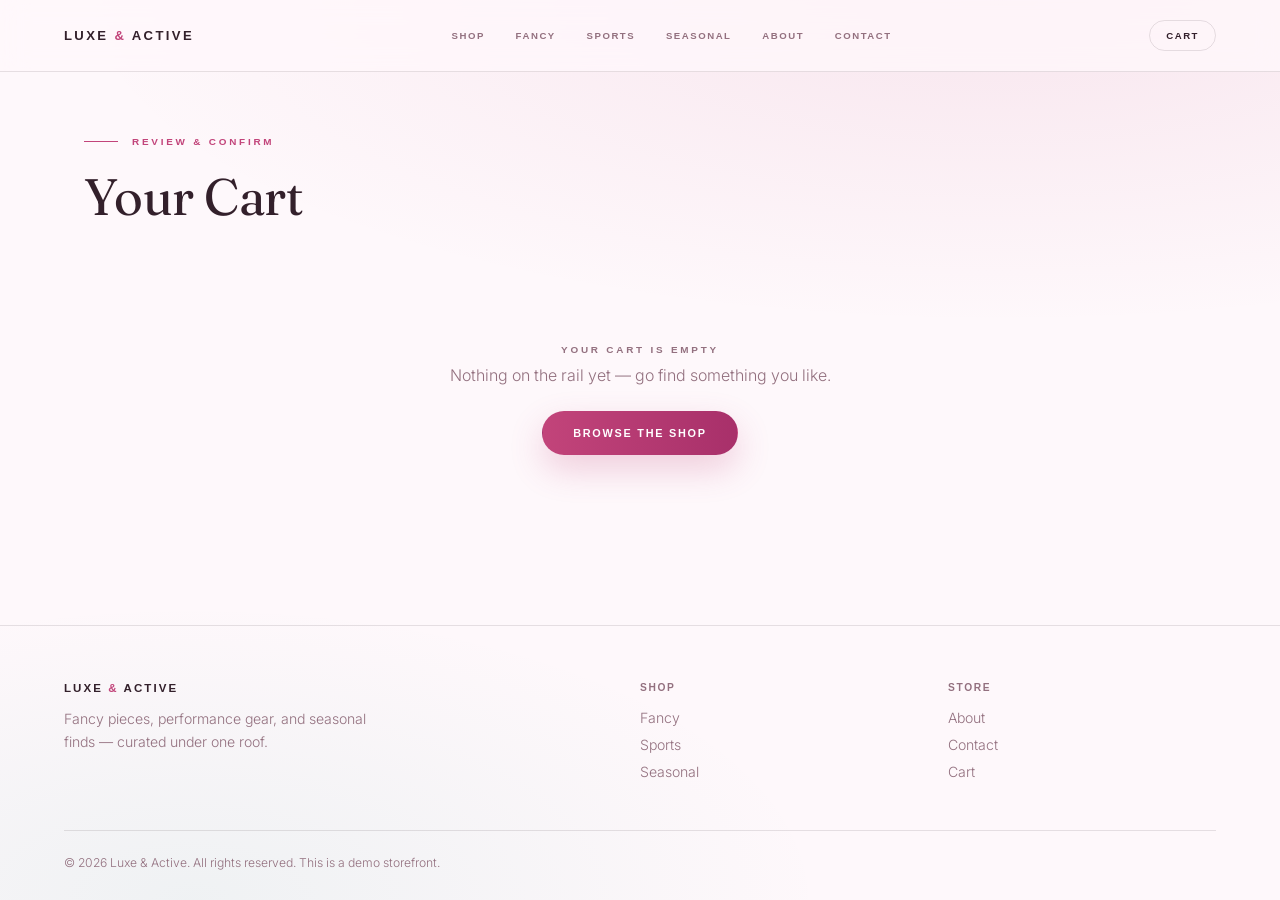
<file: cart.html>
<!DOCTYPE html>
<html lang="en">
<head>
<meta charset="UTF-8" />
<meta name="viewport" content="width=device-width, initial-scale=1.0" />
<title>Your Cart — Luxe &amp; Active</title>
<link rel="stylesheet" href="assets/site.css" />
</head>
<body>

  <header class="site-nav">
    <a class="brand" href="index.html">LUXE <span>&amp;</span> ACTIVE</a>
    <nav class="nav-links">
      <a href="shop.html?cat=all">Shop</a>
      <a href="shop.html?cat=fancy">Fancy</a>
      <a href="shop.html?cat=sports">Sports</a>
      <a href="shop.html?cat=seasonal">Seasonal</a>
      <a href="about.html">About</a>
      <a href="contact.html">Contact</a>
    </nav>
    <div class="nav-right">
      <a class="cart-link" href="cart.html"><span class="cart-text">Cart</span> <span class="cart-badge">0</span></a>
      <button class="nav-toggle" aria-label="Toggle menu" aria-expanded="false"><span></span><span></span><span></span></button>
    </div>
  </header>

  <main>
    <div class="wrap">
      <div class="page-head">
        <div class="label">Review &amp; Confirm</div>
        <h1>Your Cart</h1>
      </div>

      <div id="cartBody"></div>
    </div>
  </main>

  <footer class="site-footer">
    <div class="footer-grid">
      <div>
        <div class="brand small">LUXE <span>&amp;</span> ACTIVE</div>
        <p>Fancy pieces, performance gear, and seasonal finds — curated under one roof.</p>
      </div>
      <div>
        <h4>Shop</h4>
        <a href="shop.html?cat=fancy">Fancy</a>
        <a href="shop.html?cat=sports">Sports</a>
        <a href="shop.html?cat=seasonal">Seasonal</a>
      </div>
      <div>
        <h4>Store</h4>
        <a href="about.html">About</a>
        <a href="contact.html">Contact</a>
        <a href="cart.html">Cart</a>
      </div>
    </div>
    <div class="footer-bottom">© 2026 Luxe &amp; Active. All rights reserved. This is a demo storefront.</div>
  </footer>

<script src="assets/store.js"></script>
<script>
  const cartBody = document.getElementById('cartBody');

  function render(){
    const lines = cartLines();

    if(lines.length === 0){
      cartBody.innerHTML = `
        <div class="empty-state">
          <div class="label">Your Cart Is Empty</div>
          <p style="margin-top:10px;margin-bottom:26px">Nothing on the rail yet — go find something you like.</p>
          <a class="btn btn-primary" href="shop.html?cat=all">Browse the Shop</a>
        </div>`;
      return;
    }

    const subtotal = cartSubtotal();
    const shipping = shippingCost(subtotal);
    const total = subtotal + shipping;

    cartBody.innerHTML = `
      <div class="cart-layout">
        <div class="cart-lines" id="lines"></div>
        <aside class="summary">
          <h3>Order Summary</h3>
          <div class="srow"><span>Subtotal</span><span>${money(subtotal)}</span></div>
          <div class="srow"><span>Shipping</span><span>${shipping === 0 ? 'Free' : money(shipping)}</span></div>
          <div class="srow total"><span>Total</span><span>${money(total)}</span></div>
          <a class="btn btn-primary btn-block" href="checkout.html">Proceed to Checkout</a>
          <div class="hint">${subtotal < 75 ? `Add ${money(75 - subtotal)} more for free shipping.` : 'Your order qualifies for free shipping.'}</div>
        </aside>
      </div>`;

    const linesBox = document.getElementById('lines');
    lines.forEach(l=>{
      const row = document.createElement('div');
      row.className = 'cart-line';
      row.innerHTML = `
        <div class="thumb"><img src="${l.img}" alt="${l.name}"></div>
        <div>
          <div class="name">${l.name}</div>
          <div class="cat">${l.tag}</div>
        </div>
        <div class="right">
          <div class="line-total">${money(l.price * l.qty)}</div>
          <div class="qty-stepper">
            <button type="button" data-dec="${l.id}">−</button>
            <span>${l.qty}</span>
            <button type="button" data-inc="${l.id}">+</button>
          </div>
          <button type="button" class="remove" data-remove="${l.id}">Remove</button>
        </div>`;
      linesBox.appendChild(row);
    });
  }

  cartBody.addEventListener('click', e=>{
    const inc = e.target.closest('[data-inc]');
    const dec = e.target.closest('[data-dec]');
    const rem = e.target.closest('[data-remove]');
    if(inc){
      const id = inc.dataset.inc;
      const line = getCart().find(l=>l.id===id);
      setQty(id, (line ? line.qty : 0) + 1);
      render();
    } else if(dec){
      const id = dec.dataset.dec;
      const line = getCart().find(l=>l.id===id);
      setQty(id, (line ? line.qty : 1) - 1);
      render();
    } else if(rem){
      removeFromCart(rem.dataset.remove);
      render();
    }
  });

  render();
</script>
</body>
</html>
</file>
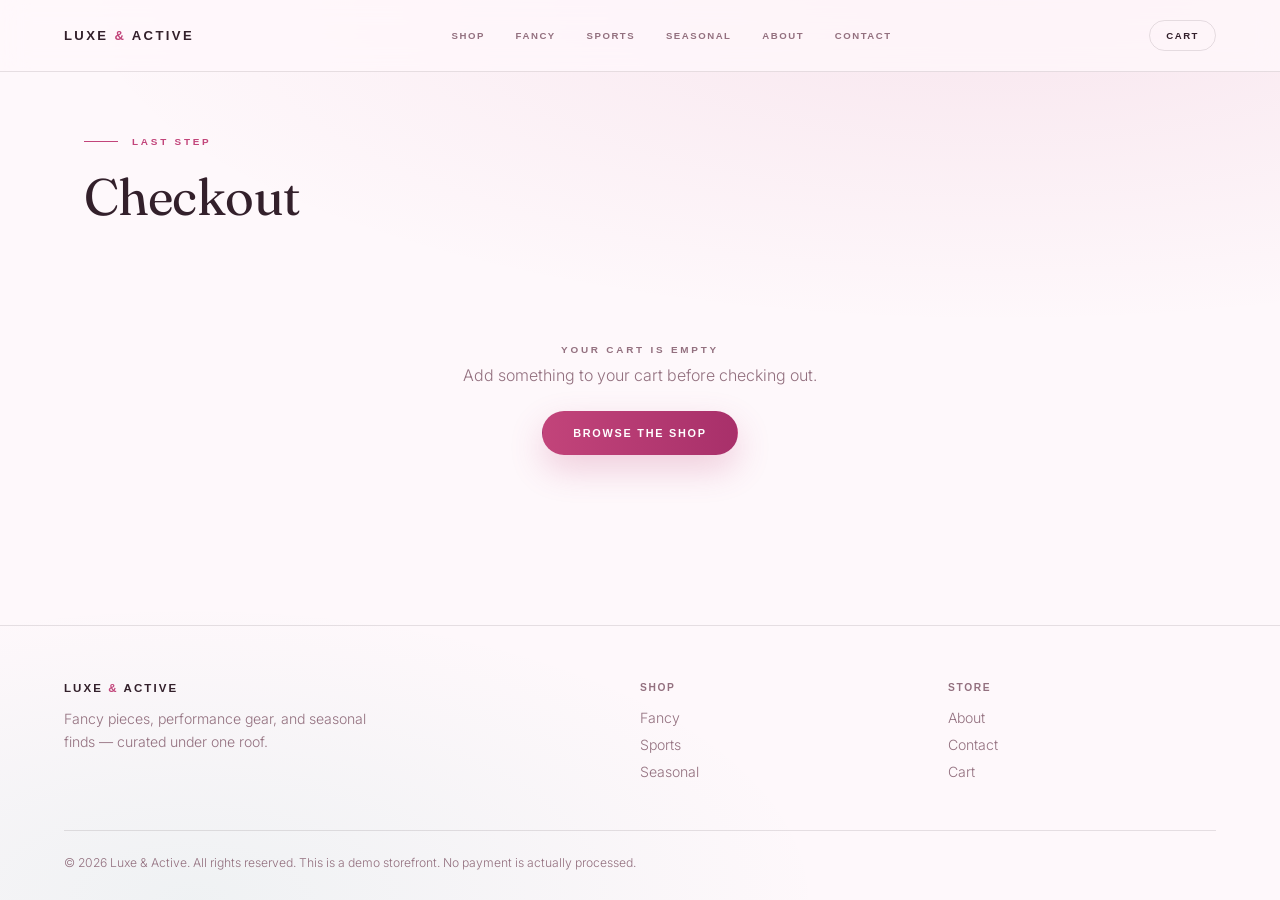
<file: checkout.html>
<!DOCTYPE html>
<html lang="en">
<head>
<meta charset="UTF-8" />
<meta name="viewport" content="width=device-width, initial-scale=1.0" />
<title>Checkout — Luxe &amp; Active</title>
<link rel="stylesheet" href="assets/site.css" />
</head>
<body>

  <header class="site-nav">
    <a class="brand" href="index.html">LUXE <span>&amp;</span> ACTIVE</a>
    <nav class="nav-links">
      <a href="shop.html?cat=all">Shop</a>
      <a href="shop.html?cat=fancy">Fancy</a>
      <a href="shop.html?cat=sports">Sports</a>
      <a href="shop.html?cat=seasonal">Seasonal</a>
      <a href="about.html">About</a>
      <a href="contact.html">Contact</a>
    </nav>
    <div class="nav-right">
      <a class="cart-link" href="cart.html"><span class="cart-text">Cart</span> <span class="cart-badge">0</span></a>
      <button class="nav-toggle" aria-label="Toggle menu" aria-expanded="false"><span></span><span></span><span></span></button>
    </div>
  </header>

  <main>
    <div class="wrap">
      <div class="page-head">
        <div class="label">Last Step</div>
        <h1>Checkout</h1>
      </div>

      <div id="checkoutBody"></div>
    </div>
  </main>

  <footer class="site-footer">
    <div class="footer-grid">
      <div>
        <div class="brand small">LUXE <span>&amp;</span> ACTIVE</div>
        <p>Fancy pieces, performance gear, and seasonal finds — curated under one roof.</p>
      </div>
      <div>
        <h4>Shop</h4>
        <a href="shop.html?cat=fancy">Fancy</a>
        <a href="shop.html?cat=sports">Sports</a>
        <a href="shop.html?cat=seasonal">Seasonal</a>
      </div>
      <div>
        <h4>Store</h4>
        <a href="about.html">About</a>
        <a href="contact.html">Contact</a>
        <a href="cart.html">Cart</a>
      </div>
    </div>
    <div class="footer-bottom">© 2026 Luxe &amp; Active. All rights reserved. This is a demo storefront. No payment is actually processed.</div>
  </footer>

<script src="assets/store.js"></script>
<script>
  const body = document.getElementById('checkoutBody');
  const lines = cartLines();

  if(lines.length === 0){
    body.innerHTML = `
      <div class="empty-state">
        <div class="label">Your Cart Is Empty</div>
        <p style="margin-top:10px;margin-bottom:26px">Add something to your cart before checking out.</p>
        <a class="btn btn-primary" href="shop.html?cat=all">Browse the Shop</a>
      </div>`;
  } else {
    const subtotal = cartSubtotal();
    const shipping = shippingCost(subtotal);
    const total = subtotal + shipping;

    body.innerHTML = `
      <form class="checkout-layout" id="checkoutForm">
        <div>
          <fieldset>
            <legend>Contact</legend>
            <div class="form-grid">
              <div class="field full">
                <label for="email">Email</label>
                <input type="email" id="email" required placeholder="you@email.com">
              </div>
            </div>
          </fieldset>

          <fieldset>
            <legend>Shipping Address</legend>
            <div class="form-grid">
              <div class="field full">
                <label for="fullname">Full Name</label>
                <input type="text" id="fullname" required placeholder="Jordan Smith">
              </div>
              <div class="field full">
                <label for="address">Address</label>
                <input type="text" id="address" required placeholder="14 Rail Street">
              </div>
              <div class="field">
                <label for="city">City</label>
                <input type="text" id="city" required placeholder="London">
              </div>
              <div class="field">
                <label for="postcode">Postcode</label>
                <input type="text" id="postcode" required placeholder="SW1A 1AA">
              </div>
              <div class="field full">
                <label for="country">Country</label>
                <select id="country" required>
                  <option value="United Kingdom" selected>United Kingdom</option>
                  <option value="Ireland">Ireland</option>
                  <option value="United States">United States</option>
                  <option value="Other">Other</option>
                </select>
              </div>
            </div>
          </fieldset>

          <fieldset>
            <legend>Payment</legend>
            <p style="color:var(--muted);font-size:.82rem;margin-bottom:16px">This is a demo store — no real payment is taken.</p>
            <div class="form-grid">
              <div class="field full">
                <label for="cardname">Name on Card</label>
                <input type="text" id="cardname" required placeholder="Jordan Smith">
              </div>
              <div class="field full">
                <label for="cardnumber">Card Number</label>
                <input type="text" id="cardnumber" required placeholder="4242 4242 4242 4242" maxlength="19" inputmode="numeric">
              </div>
              <div class="field">
                <label for="expiry">Expiry</label>
                <input type="text" id="expiry" required placeholder="MM/YY" maxlength="5">
              </div>
              <div class="field">
                <label for="cvc">CVC</label>
                <input type="text" id="cvc" required placeholder="123" maxlength="4" inputmode="numeric">
              </div>
            </div>
          </fieldset>

          <button class="btn btn-primary btn-block" type="submit">Place Order — ${money(total)}</button>
        </div>

        <aside class="summary">
          <h3>Order Summary</h3>
          <div id="summaryLines" style="display:flex;flex-direction:column;gap:14px"></div>
          <div class="srow" style="border-top:1px solid var(--line);padding-top:14px"><span>Subtotal</span><span>${money(subtotal)}</span></div>
          <div class="srow"><span>Shipping</span><span>${shipping === 0 ? 'Free' : money(shipping)}</span></div>
          <div class="srow total"><span>Total</span><span>${money(total)}</span></div>
        </aside>
      </form>`;

    const summaryLines = document.getElementById('summaryLines');
    lines.forEach(l=>{
      const row = document.createElement('div');
      row.style.display = 'flex';
      row.style.gap = '12px';
      row.style.alignItems = 'center';
      row.innerHTML = `
        <div style="width:52px;height:52px;border-radius:8px;overflow:hidden;border:1px solid var(--line);flex-shrink:0">
          <img src="${l.img}" alt="${l.name}" style="width:100%;height:100%;object-fit:cover">
        </div>
        <div style="flex:1;font-size:.82rem">
          <div>${l.name}</div>
          <div style="color:var(--muted)">Qty ${l.qty}</div>
        </div>
        <div style="font-size:.82rem;color:var(--gold)">${money(l.price * l.qty)}</div>`;
      summaryLines.appendChild(row);
    });

    document.getElementById('checkoutForm').addEventListener('submit', e=>{
      e.preventDefault();
      const orderNo = 'LA-' + Math.floor(100000 + Math.random() * 900000);
      const order = {
        orderNo,
        name: document.getElementById('fullname').value,
        email: document.getElementById('email').value,
        lines: lines.map(l=>({ name:l.name, qty:l.qty, price:l.price, img:l.img })),
        subtotal, shipping, total,
      };
      sessionStorage.setItem('la_last_order', JSON.stringify(order));
      clearCart();
      location.href = 'confirmation.html';
    });
  }
</script>
</body>
</html>
</file>
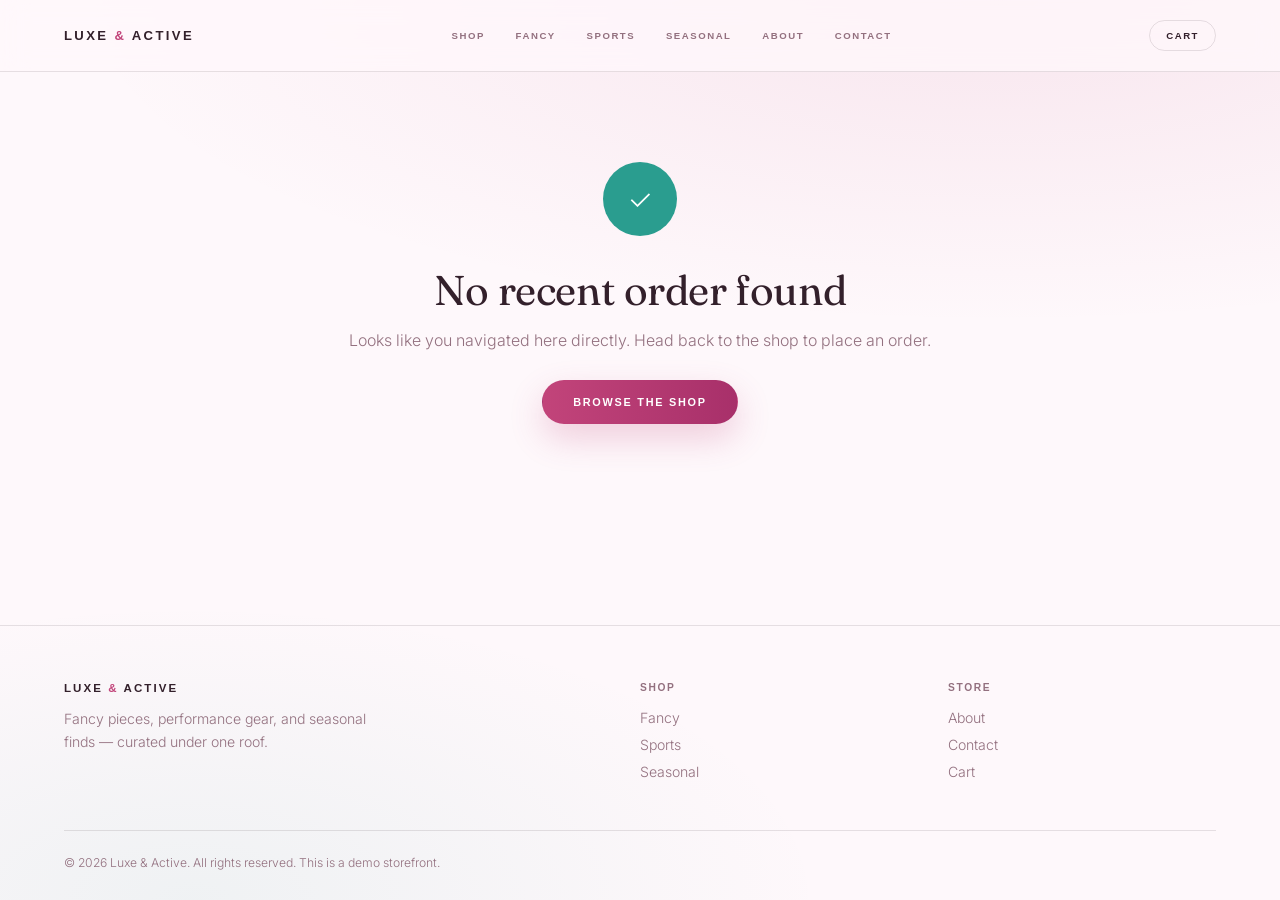
<file: confirmation.html>
<!DOCTYPE html>
<html lang="en">
<head>
<meta charset="UTF-8" />
<meta name="viewport" content="width=device-width, initial-scale=1.0" />
<title>Order Confirmed — Luxe &amp; Active</title>
<link rel="stylesheet" href="assets/site.css" />
</head>
<body>

  <header class="site-nav">
    <a class="brand" href="index.html">LUXE <span>&amp;</span> ACTIVE</a>
    <nav class="nav-links">
      <a href="shop.html?cat=all">Shop</a>
      <a href="shop.html?cat=fancy">Fancy</a>
      <a href="shop.html?cat=sports">Sports</a>
      <a href="shop.html?cat=seasonal">Seasonal</a>
      <a href="about.html">About</a>
      <a href="contact.html">Contact</a>
    </nav>
    <div class="nav-right">
      <a class="cart-link" href="cart.html"><span class="cart-text">Cart</span> <span class="cart-badge">0</span></a>
      <button class="nav-toggle" aria-label="Toggle menu" aria-expanded="false"><span></span><span></span><span></span></button>
    </div>
  </header>

  <main>
    <div class="wrap">
      <div id="confirmBody"></div>
    </div>
  </main>

  <footer class="site-footer">
    <div class="footer-grid">
      <div>
        <div class="brand small">LUXE <span>&amp;</span> ACTIVE</div>
        <p>Fancy pieces, performance gear, and seasonal finds — curated under one roof.</p>
      </div>
      <div>
        <h4>Shop</h4>
        <a href="shop.html?cat=fancy">Fancy</a>
        <a href="shop.html?cat=sports">Sports</a>
        <a href="shop.html?cat=seasonal">Seasonal</a>
      </div>
      <div>
        <h4>Store</h4>
        <a href="about.html">About</a>
        <a href="contact.html">Contact</a>
        <a href="cart.html">Cart</a>
      </div>
    </div>
    <div class="footer-bottom">© 2026 Luxe &amp; Active. All rights reserved. This is a demo storefront.</div>
  </footer>

<script src="assets/store.js"></script>
<script>
  const body = document.getElementById('confirmBody');
  let order = null;
  try{ order = JSON.parse(sessionStorage.getItem('la_last_order')); }catch(e){}

  if(!order){
    body.innerHTML = `
      <div class="confirm-box">
        <div class="confirm-icon">✓</div>
        <h1>No recent order found</h1>
        <p style="color:var(--muted);margin-top:10px">Looks like you navigated here directly. Head back to the shop to place an order.</p>
        <a class="btn btn-primary" style="margin-top:30px" href="shop.html?cat=all">Browse the Shop</a>
      </div>`;
  } else {
    const itemsHtml = order.lines.map(l => `
      <div class="srow"><span>${l.name} × ${l.qty}</span><span>${money(l.price * l.qty)}</span></div>
    `).join('');

    body.innerHTML = `
      <div class="confirm-box">
        <div class="confirm-icon">✓</div>
        <h1>Thank you${order.name ? ', ' + order.name.split(' ')[0] : ''}.</h1>
        <p style="color:var(--muted)">Your order has been placed. A confirmation has been sent to <strong style="color:var(--bone)">${order.email}</strong>.</p>
        <div class="order-no">ORDER ${order.orderNo}</div>
        <div class="confirm-summary">
          ${itemsHtml}
          <div class="srow" style="border-top:1px solid var(--line);margin-top:8px;padding-top:14px"><span>Subtotal</span><span>${money(order.subtotal)}</span></div>
          <div class="srow"><span>Shipping</span><span>${order.shipping === 0 ? 'Free' : money(order.shipping)}</span></div>
          <div class="srow" style="color:var(--bone);font-weight:600"><span>Total</span><span>${money(order.total)}</span></div>
        </div>
        <p style="color:var(--muted);font-size:.85rem">Estimated delivery: 3–5 business days.</p>
        <a class="btn btn-primary" style="margin-top:30px" href="shop.html?cat=all">Continue Shopping</a>
      </div>`;
    sessionStorage.removeItem('la_last_order');
  }
</script>
</body>
</html>
</file>
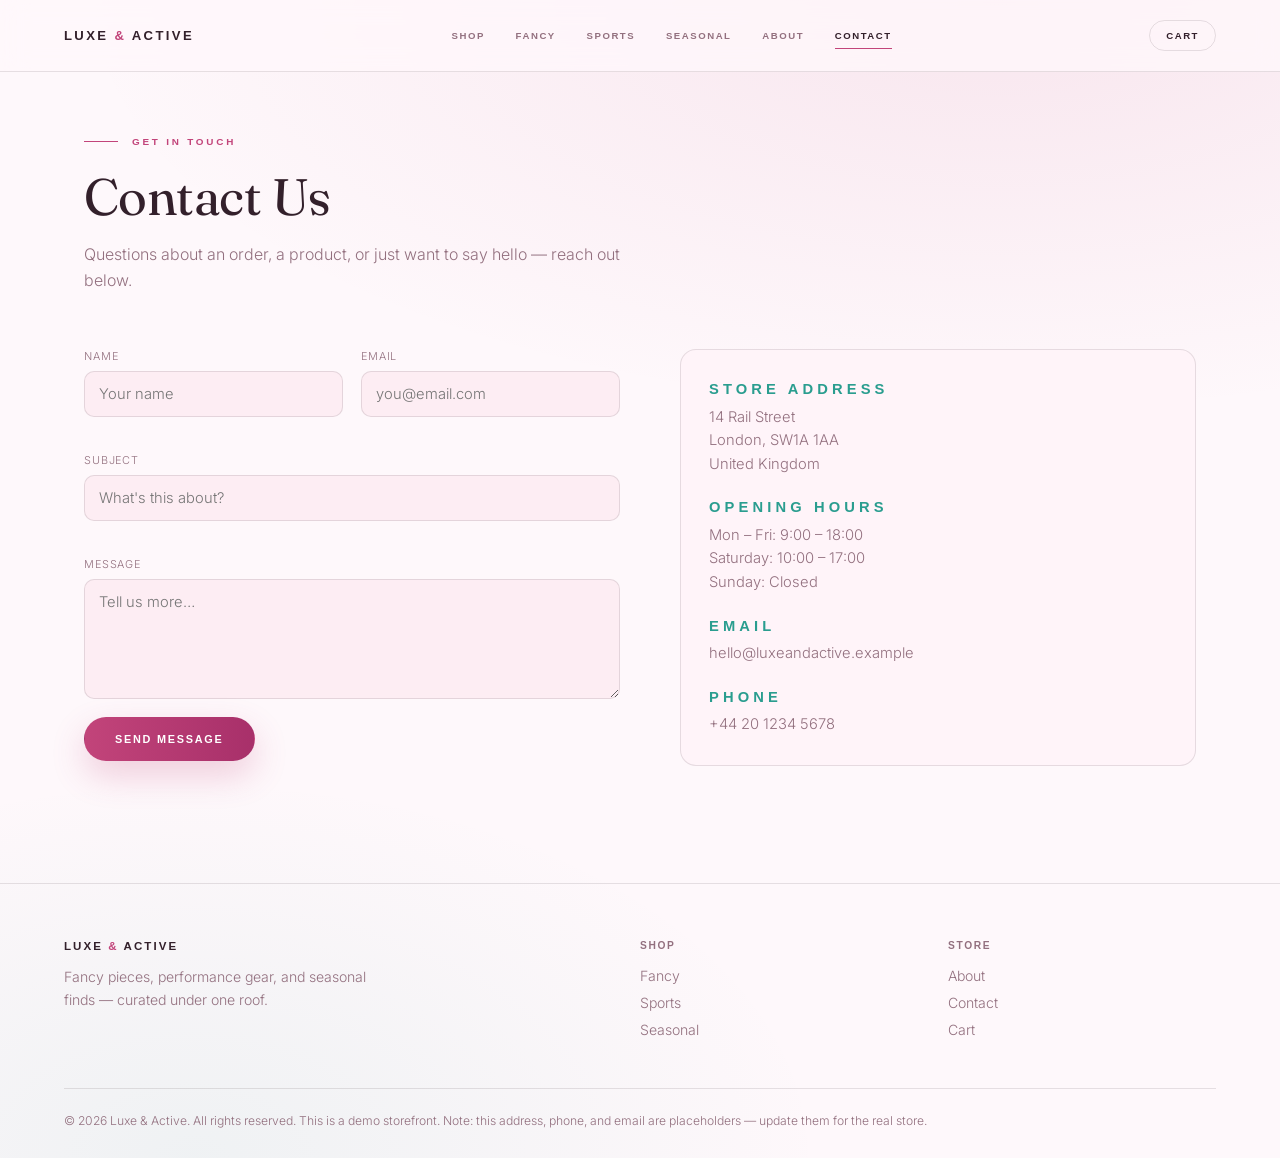
<file: contact.html>
<!DOCTYPE html>
<html lang="en">
<head>
<meta charset="UTF-8" />
<meta name="viewport" content="width=device-width, initial-scale=1.0" />
<title>Contact — Luxe &amp; Active</title>
<link rel="stylesheet" href="assets/site.css" />
</head>
<body>

  <header class="site-nav">
    <a class="brand" href="index.html">LUXE <span>&amp;</span> ACTIVE</a>
    <nav class="nav-links">
      <a href="shop.html?cat=all">Shop</a>
      <a href="shop.html?cat=fancy">Fancy</a>
      <a href="shop.html?cat=sports">Sports</a>
      <a href="shop.html?cat=seasonal">Seasonal</a>
      <a href="about.html">About</a>
      <a href="contact.html" class="active">Contact</a>
    </nav>
    <div class="nav-right">
      <a class="cart-link" href="cart.html"><span class="cart-text">Cart</span> <span class="cart-badge">0</span></a>
      <button class="nav-toggle" aria-label="Toggle menu" aria-expanded="false"><span></span><span></span><span></span></button>
    </div>
  </header>

  <main>
    <div class="wrap">
      <div class="page-head">
        <div class="label">Get In Touch</div>
        <h1>Contact Us</h1>
        <p>Questions about an order, a product, or just want to say hello — reach out below.</p>
      </div>

      <div class="contact-layout">
        <form id="contactForm">
          <div class="form-grid">
            <div class="field">
              <label for="cname">Name</label>
              <input type="text" id="cname" required placeholder="Your name">
            </div>
            <div class="field">
              <label for="cemail">Email</label>
              <input type="email" id="cemail" required placeholder="you@email.com">
            </div>
            <div class="field full">
              <label for="csubject">Subject</label>
              <input type="text" id="csubject" required placeholder="What's this about?">
            </div>
            <div class="field full">
              <label for="cmessage">Message</label>
              <textarea id="cmessage" required placeholder="Tell us more…"></textarea>
            </div>
          </div>
          <button class="btn btn-primary" type="submit">Send Message</button>
          <div class="form-msg" id="formMsg">Thanks — we'll get back to you within one business day.</div>
        </form>

        <aside class="store-info reveal">
          <div class="row">
            <div class="label">Store Address</div>
            <div>14 Rail Street<br>London, SW1A 1AA<br>United Kingdom</div>
          </div>
          <div class="row">
            <div class="label">Opening Hours</div>
            <div>Mon – Fri: 9:00 – 18:00<br>Saturday: 10:00 – 17:00<br>Sunday: Closed</div>
          </div>
          <div class="row">
            <div class="label">Email</div>
            <div>hello@luxeandactive.example</div>
          </div>
          <div class="row">
            <div class="label">Phone</div>
            <div>+44 20 1234 5678</div>
          </div>
        </aside>
      </div>
    </div>
  </main>

  <footer class="site-footer">
    <div class="footer-grid">
      <div>
        <div class="brand small">LUXE <span>&amp;</span> ACTIVE</div>
        <p>Fancy pieces, performance gear, and seasonal finds — curated under one roof.</p>
      </div>
      <div>
        <h4>Shop</h4>
        <a href="shop.html?cat=fancy">Fancy</a>
        <a href="shop.html?cat=sports">Sports</a>
        <a href="shop.html?cat=seasonal">Seasonal</a>
      </div>
      <div>
        <h4>Store</h4>
        <a href="about.html">About</a>
        <a href="contact.html">Contact</a>
        <a href="cart.html">Cart</a>
      </div>
    </div>
    <div class="footer-bottom">© 2026 Luxe &amp; Active. All rights reserved. This is a demo storefront. Note: this address, phone, and email are placeholders — update them for the real store.</div>
  </footer>

<script src="assets/store.js"></script>
<script>
  document.getElementById('contactForm').addEventListener('submit', e=>{
    e.preventDefault();
    document.getElementById('formMsg').classList.add('show');
    e.target.reset();
  });
</script>
</body>
</html>
</file>
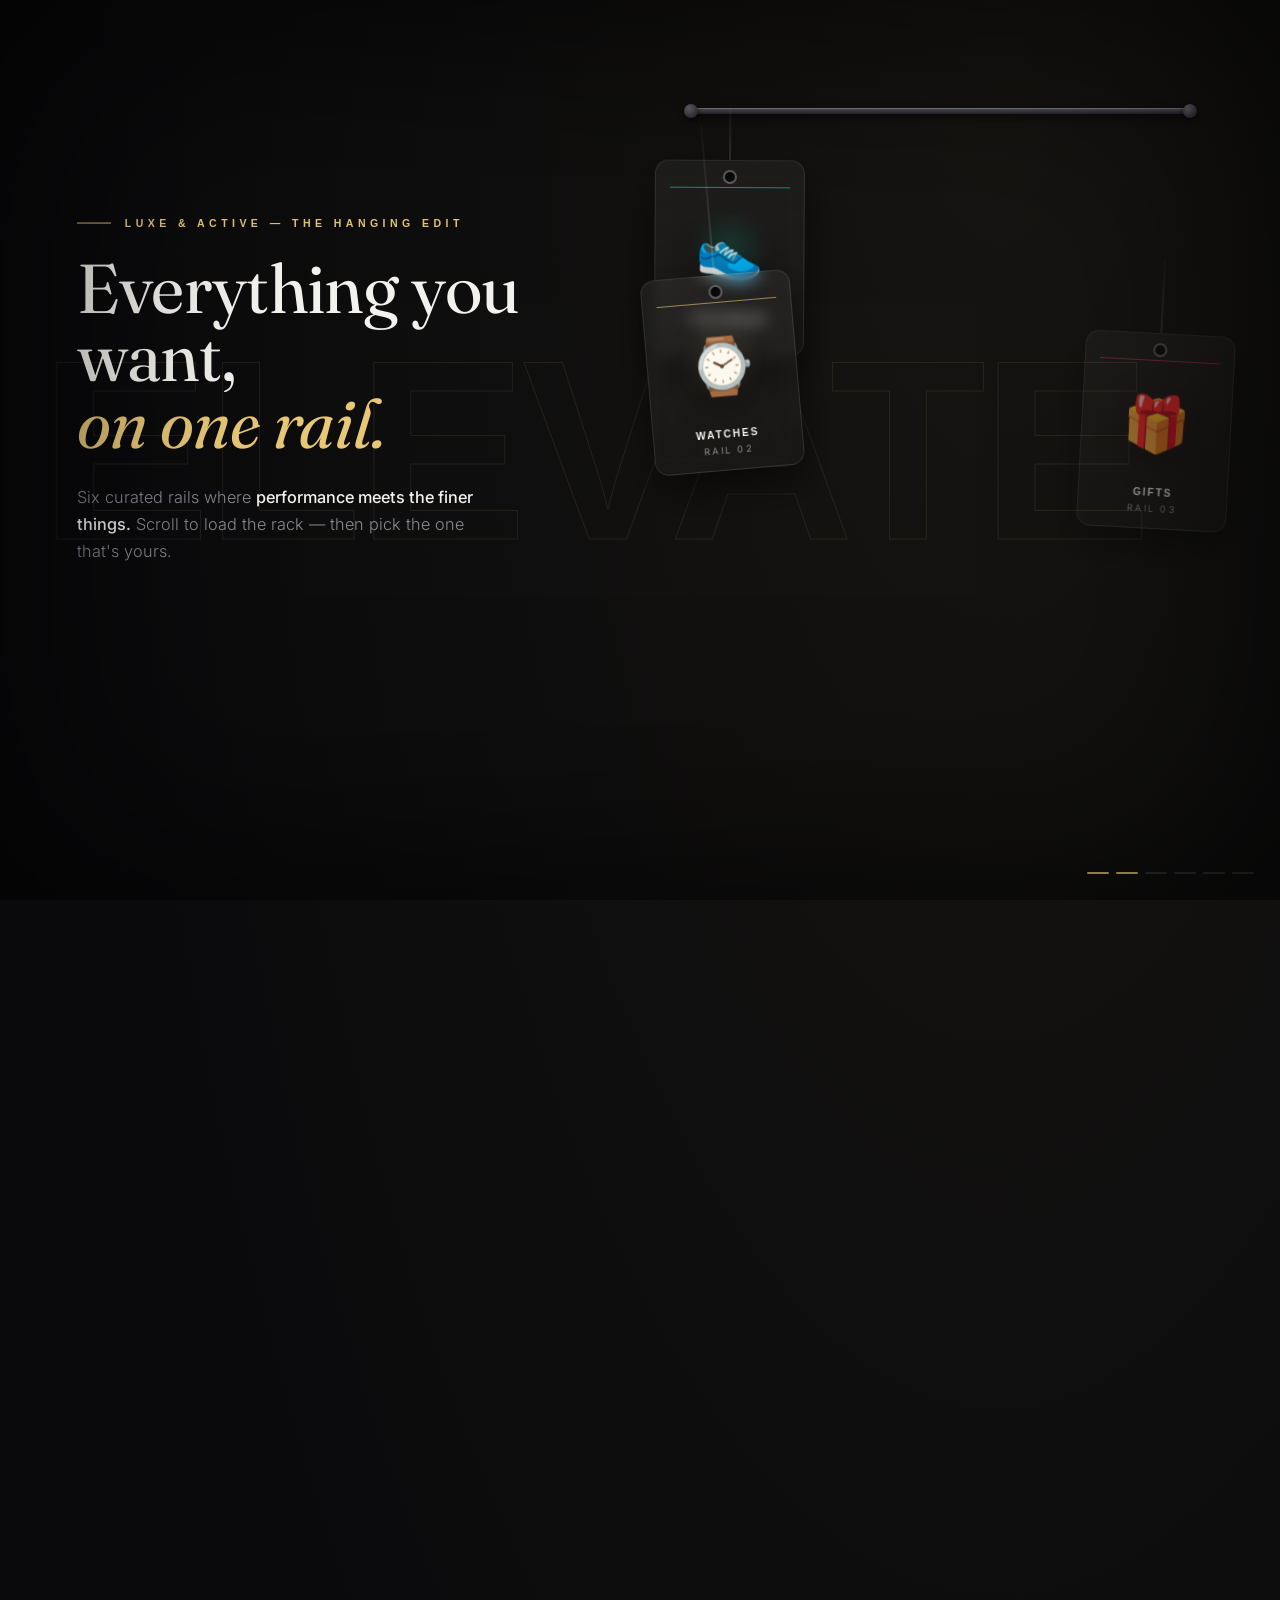
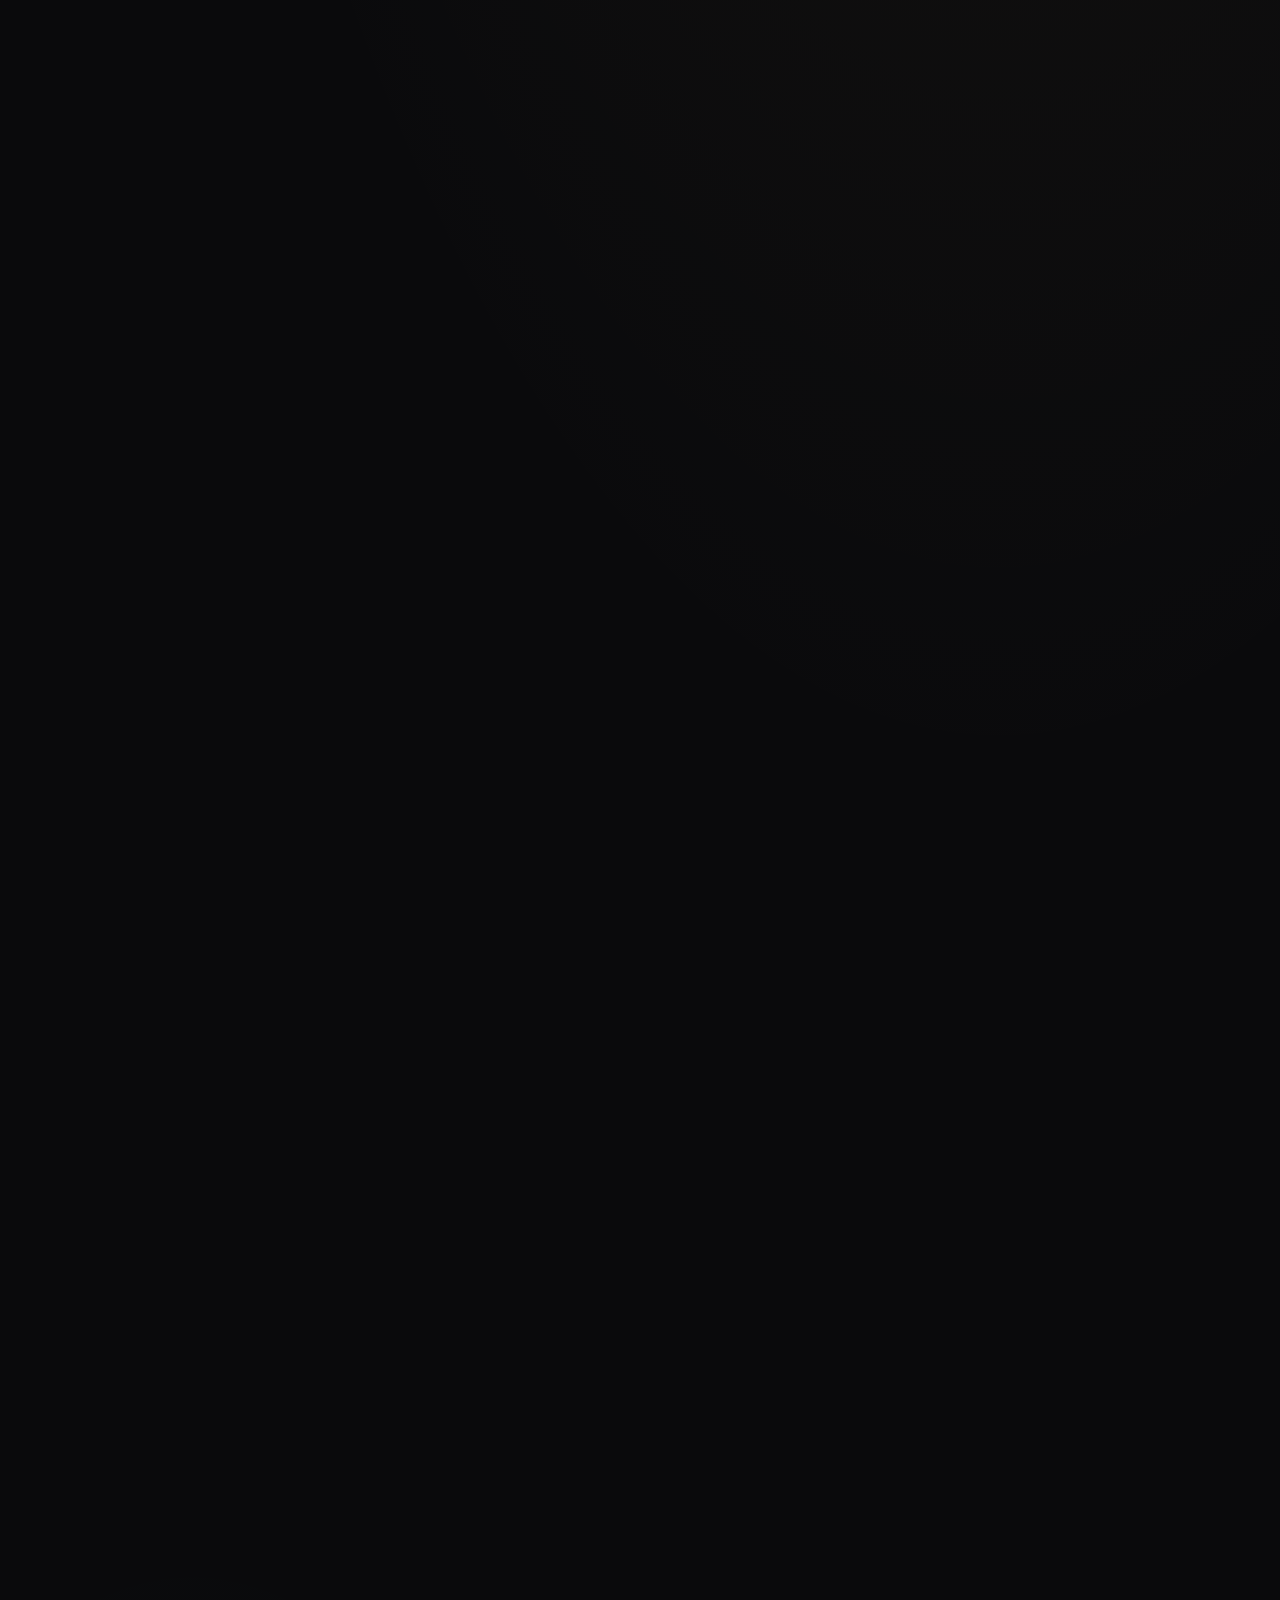
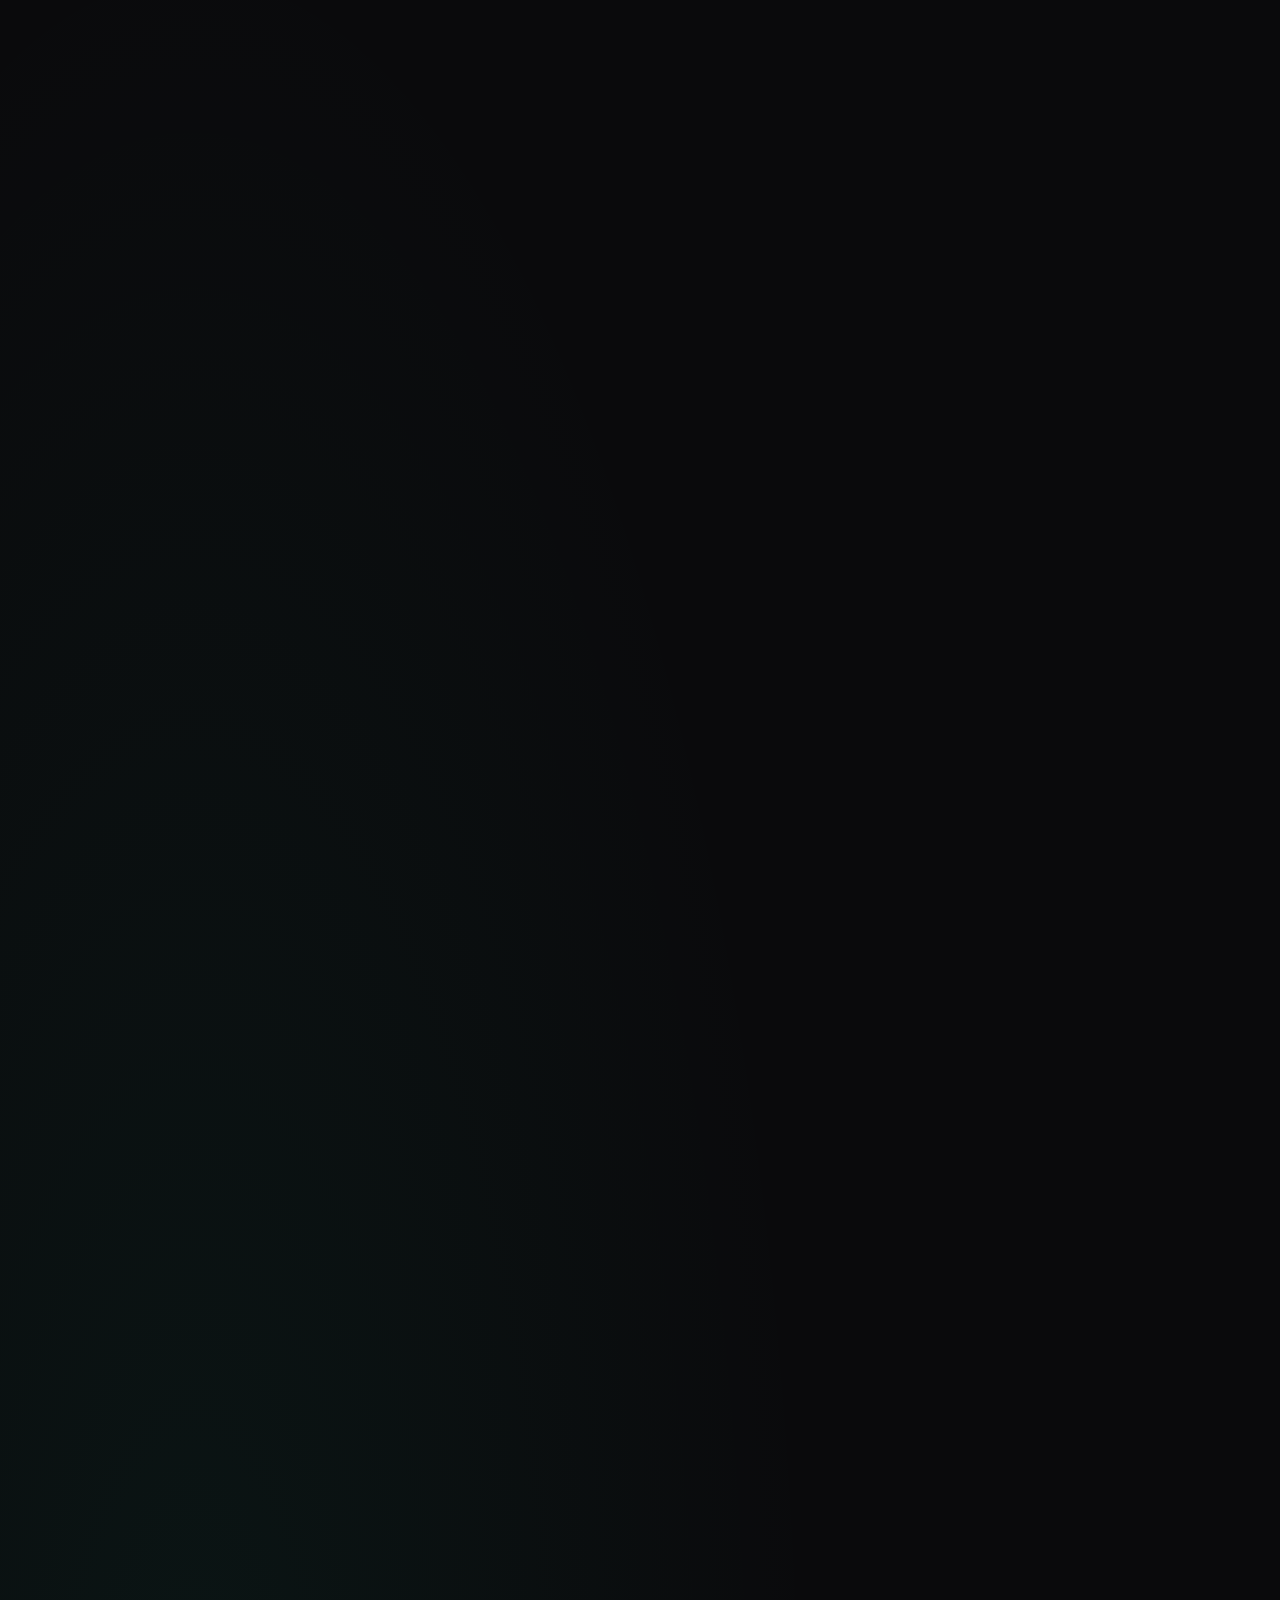
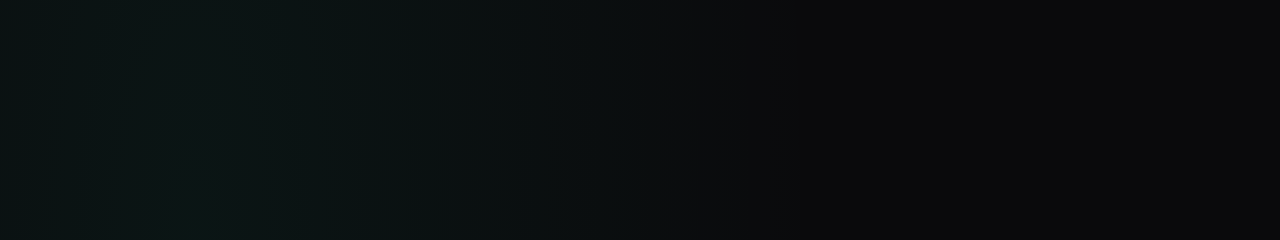
<file: luxe-active-rail.html>
<!DOCTYPE html>
<html lang="en">
<head>
<meta charset="UTF-8" />
<meta name="viewport" content="width=device-width, initial-scale=1.0" />
<title>Luxe &amp; Active — The Hanging Edit</title>
<style>
  @import url('https://fonts.googleapis.com/css2?family=Syncopate:wght@400;700&family=Fraunces:ital,opsz,wght@0,9..144,400;0,9..144,600;1,9..144,400&family=Inter:wght@300;400;500&display=swap');

  :root{
    --scroll:0;
    --ink:#0a0a0c;
    --ink-2:#111116;
    --bone:#f4f2ee;
    --muted:#8b8b93;
    --gold:#e8c877;      /* luxe */
    --teal:#12e6b8;      /* performance */
    --signal:#ff2d6b;    /* fancy / live */
    --rail:#3a3a42;
  }

  *{box-sizing:border-box;margin:0;padding:0}

  html{scroll-behavior:auto}

  body{
    background:
      radial-gradient(120% 80% at 78% 0%, rgba(232,200,119,.06), transparent 60%),
      radial-gradient(90% 70% at 15% 100%, rgba(18,230,184,.05), transparent 55%),
      var(--ink);
    color:var(--bone);
    font-family:'Inter',sans-serif;
    height:560vh;            /* scroll runway for the assembly */
    overflow-x:hidden;
  }

  /* fine grain / vignette so the black doesn't read flat */
  body::after{
    content:"";position:fixed;inset:0;pointer-events:none;z-index:60;
    box-shadow:inset 0 0 220px 40px rgba(0,0,0,.65);
  }

  .stage{
    position:sticky;top:0;height:100vh;width:100vw;overflow:hidden;
  }

  /* ---- kinetic background word ---- */
  .ghost{
    position:absolute;top:50%;left:50%;
    font-family:'Syncopate',sans-serif;font-weight:700;
    font-size:clamp(5rem,20vw,20rem);letter-spacing:-.02em;
    color:transparent;-webkit-text-stroke:1px rgba(232,200,119,.10);
    white-space:nowrap;z-index:0;user-select:none;
    transform:translate(-50%,-50%) translateX(calc((var(--scroll) - .5) * 26vw));
  }

  /* ================= LEFT : the pitch ================= */
  .pitch{
    position:absolute;left:clamp(28px,6vw,110px);top:50%;
    transform:translateY(-50%);
    width:min(46vw,560px);z-index:5;
  }
  .eyebrow{
    font-family:'Syncopate',sans-serif;font-size:.66rem;font-weight:700;
    letter-spacing:.42em;color:var(--gold);text-transform:uppercase;
    display:flex;align-items:center;gap:14px;margin-bottom:26px;
    opacity:clamp(0,calc(var(--scroll) * 8),1);
    transform:translateX(calc((1 - clamp(0,calc(var(--scroll)*8),1)) * -20px));
  }
  .eyebrow::before{content:"";width:34px;height:1px;background:var(--gold);display:block}

  .headline{
    font-family:'Fraunces',serif;font-weight:400;
    font-size:clamp(2.6rem,5.4vw,5rem);line-height:.98;letter-spacing:-.01em;
    margin-bottom:26px;min-height:2.6em;
  }
  .headline em{font-style:italic;color:var(--gold)}
  .headline .swap{display:inline-block;transition:opacity .35s ease, transform .35s ease}
  .headline.morph .swap{opacity:0;transform:translateY(8px)}

  .sub{
    font-size:1.02rem;line-height:1.65;color:var(--muted);
    max-width:40ch;font-weight:300;margin-bottom:34px;
    opacity:clamp(0,calc((var(--scroll) - .04) * 8),1);
  }
  .sub strong{color:var(--bone);font-weight:500}

  .pick{
    display:flex;align-items:center;gap:12px;
    font-family:'Syncopate',sans-serif;font-size:.62rem;font-weight:700;
    letter-spacing:.34em;text-transform:uppercase;color:var(--teal);
    opacity:clamp(0,calc((var(--scroll) - .55) * 4),1);
  }
  .pick .dot{width:7px;height:7px;border-radius:50%;background:var(--teal);
    box-shadow:0 0 12px var(--teal);animation:pulse 1.8s infinite}
  @keyframes pulse{50%{opacity:.35;transform:scale(.7)}}

  /* the shop button that appears once a rail is chosen */
  .shop-cta{
    margin-top:30px;display:inline-flex;align-items:center;gap:14px;
    padding:15px 30px;border-radius:40px;border:1px solid transparent;
    background:linear-gradient(90deg,var(--gold),#f4dd9e);
    color:#141008;font-family:'Syncopate',sans-serif;font-weight:700;
    font-size:.72rem;letter-spacing:.16em;text-transform:uppercase;
    cursor:pointer;opacity:0;transform:translateY(14px);pointer-events:none;
    transition:opacity .4s ease,transform .4s ease,box-shadow .3s ease;
  }
  .shop-cta.show{opacity:1;transform:translateY(0);pointer-events:auto;
    box-shadow:0 14px 40px rgba(232,200,119,.28)}
  .shop-cta:hover{box-shadow:0 14px 50px rgba(232,200,119,.5)}
  .shop-cta .arw{transition:transform .25s ease}
  .shop-cta:hover .arw{transform:translateX(5px)}

  /* ================= RIGHT : the rail ================= */
  .rail-panel{
    position:absolute;right:0;top:0;height:100vh;
    width:min(50vw,640px);z-index:4;
  }
  /* the horizontal rod the tags hang from */
  .rod{
    position:absolute;top:12%;left:8%;right:14%;height:6px;border-radius:6px;
    background:linear-gradient(180deg,#5a5a63,#26262c);
    box-shadow:0 3px 10px rgba(0,0,0,.6),inset 0 1px 0 rgba(255,255,255,.25);
  }
  .rod::before,.rod::after{ /* the mounts */
    content:"";position:absolute;top:-4px;width:14px;height:14px;border-radius:50%;
    background:radial-gradient(circle at 35% 30%,#6b6b73,#1c1c22);
    box-shadow:0 2px 6px rgba(0,0,0,.6);
  }
  .rod::before{left:-7px}
  .rod::after{right:-7px}

  /* each hanging tag */
  .tag{
    position:absolute;width:150px;height:196px;
    transform-origin:50% -0px;           /* swing from the hook hole */
    will-change:transform;cursor:pointer;
    transform:translate(0,0);opacity:0;  /* JS reveals as it flies in */
  }
  /* the string from rod to tag */
  .tag .string{
    position:absolute;left:50%;bottom:100%;width:1px;
    height:var(--len,60px);background:linear-gradient(180deg,rgba(255,255,255,.05),rgba(255,255,255,.28));
    transform:translateX(-.5px);
  }
  .tag .hole{
    position:absolute;top:9px;left:50%;transform:translateX(-50%);
    width:14px;height:14px;border-radius:50%;
    background:var(--ink);border:2px solid rgba(255,255,255,.35);
    box-shadow:inset 0 1px 2px rgba(0,0,0,.8);z-index:2;
  }
  .tag .card{
    position:absolute;inset:0;border-radius:14px;padding:16px 14px 14px;
    background:linear-gradient(160deg,rgba(255,255,255,.055),rgba(255,255,255,.015));
    backdrop-filter:blur(8px);
    border:1px solid rgba(255,255,255,.10);
    box-shadow:0 18px 40px rgba(0,0,0,.55);
    display:flex;flex-direction:column;align-items:center;justify-content:flex-end;
    overflow:hidden;transition:border-color .3s ease,box-shadow .3s ease,transform .3s ease;
  }
  .tag .card::before{ /* accent hairline top */
    content:"";position:absolute;top:26px;left:14px;right:14px;height:1px;
    background:var(--acc,var(--gold));opacity:.6;
  }
  /* product image well — SWAP THE EMOJI FOR <img> LATER */
  .well{
    position:relative;flex:1;width:100%;display:flex;align-items:center;justify-content:center;
    margin-top:14px;
  }
  .well::after{
    content:"";position:absolute;inset:14% 18%;border-radius:50%;
    background:radial-gradient(circle,var(--acc,var(--gold)),transparent 70%);
    opacity:.16;filter:blur(6px);
  }
  .well .ph{font-size:3.4rem;position:relative;filter:drop-shadow(0 6px 14px rgba(0,0,0,.5))}
  .meta{width:100%;text-align:center;padding-top:6px}
  .meta .name{
    font-family:'Syncopate',sans-serif;font-weight:700;font-size:.64rem;
    letter-spacing:.18em;text-transform:uppercase;
  }
  .meta .idx{
    font-family:'Inter',sans-serif;font-size:.58rem;color:var(--muted);
    letter-spacing:.24em;margin-top:5px;text-transform:uppercase;
  }
  /* hover + selected states */
  .tag:hover .card{border-color:var(--acc,var(--gold));
    box-shadow:0 22px 55px rgba(0,0,0,.6),0 0 26px -6px var(--acc,var(--gold))}
  .tag.selected .card{
    border-color:var(--acc,var(--gold));
    box-shadow:0 22px 60px rgba(0,0,0,.6),0 0 0 1px var(--acc,var(--gold)),0 0 34px -4px var(--acc,var(--gold));
  }
  .tag.selected .card::after{
    content:"✓ ON THE LIST";position:absolute;top:9px;left:0;right:0;text-align:center;
    font-family:'Syncopate',sans-serif;font-size:.42rem;letter-spacing:.16em;color:var(--acc,var(--gold));
  }

  /* ================= scroll hint ================= */
  .scroll-hint{
    position:absolute;left:50%;bottom:28px;transform:translateX(-50%);z-index:6;
    font-family:'Syncopate',sans-serif;font-size:.6rem;letter-spacing:.34em;
    text-transform:uppercase;color:var(--muted);
    display:flex;flex-direction:column;align-items:center;gap:10px;
    opacity:clamp(0,calc(1 - var(--scroll) * 6),1);
  }
  .scroll-hint .line{width:1px;height:34px;background:linear-gradient(180deg,var(--muted),transparent);
    animation:drop 1.9s infinite}
  @keyframes drop{0%{transform:scaleY(.3);transform-origin:top;opacity:.3}
    50%{transform:scaleY(1);opacity:1}100%{transform:scaleY(.3);transform-origin:bottom;opacity:.3}}

  /* progress ticks bottom-right */
  .ticks{
    position:absolute;right:26px;bottom:26px;z-index:6;display:flex;gap:7px;
  }
  .ticks i{width:22px;height:2px;border-radius:2px;background:rgba(255,255,255,.15);transition:background .3s}
  .ticks i.on{background:var(--gold)}

  /* ================= mobile ================= */
  @media (max-width:860px){
    body{height:auto;overflow-x:hidden}
    .stage{position:relative;height:auto;min-height:100vh;padding:88px 20px 40px}
    .ghost{display:none}
    .pitch{position:relative;left:0;top:0;transform:none;width:100%;margin-bottom:40px}
    .headline{min-height:auto;font-size:clamp(2.2rem,9vw,3.2rem)}
    .eyebrow,.sub,.pick{opacity:1 !important;transform:none !important}
    .rail-panel{position:relative;width:100%;height:auto}
    .rod{position:relative;top:0;left:0;right:0;margin:0 6px 34px}
    .rail-panel .tag-wrap{display:flex;gap:16px;overflow-x:auto;padding:0 4px 16px;scroll-snap-type:x mandatory}
    .tag{position:relative !important;left:auto !important;top:auto !important;transform:none !important;opacity:1 !important;flex:0 0 auto;scroll-snap-align:center;margin-top:var(--len,50px)}
    .scroll-hint,.ticks{display:none}
  }

  @media (prefers-reduced-motion:reduce){
    .headline .swap{transition:none}
  }
</style>
</head>
<body>

  <div class="stage">
    <div class="ghost">ELEVATE</div>

    <!-- LEFT: the pitch -->
    <div class="pitch">
      <div class="eyebrow">Luxe &amp; Active — The Hanging Edit</div>
      <h1 class="headline" id="headline">
        <span class="swap">Everything you want,<br><em>on one rail.</em></span>
      </h1>
      <p class="sub">
        Six curated rails where <strong>performance meets the finer things.</strong>
        Scroll to load the rack — then pick the one that's yours.
      </p>
      <div class="pick"><span class="dot"></span><span>Choose a rail to begin</span></div>
      <button class="shop-cta" id="shopCta">
        <span id="shopLabel">Shop</span><span class="arw">→</span>
      </button>
    </div>

    <!-- RIGHT: the rail -->
    <div class="rail-panel">
      <div class="rod"></div>
      <div class="tag-wrap" id="tagWrap"></div>
    </div>

    <div class="scroll-hint"><span>Scroll to hang the collection</span><span class="line"></span></div>
    <div class="ticks" id="ticks"></div>
  </div>

<script>
  /* ---------- the collection ----------
     Each tag = one shoppable category. Swap `ph` (the emoji placeholder)
     for <img src="shoe.png"> etc. when you have real product cutouts. */
  const ITEMS = [
    { key:'footwear', name:'Footwear', ph:'👟', acc:'var(--teal)',
      line:'Footwear that <em>earns</em><br>every mile.',
      hx:14, len:52,  from:{x:-135, y:-30, r:-38} },
    { key:'watches',  name:'Watches',  ph:'⌚', acc:'var(--gold)',
      line:'Time, tailored<br>to your <em>pulse.</em>',
      hx:40, len:150, from:{x:150,  y:-20, r:52}  },
    { key:'gifts',    name:'Gifts',    ph:'🎁', acc:'var(--signal)',
      line:'The gift that<br><em>always fits.</em>',
      hx:66, len:74,  from:{x:60,   y:130, r:24}  },
    { key:'bags',     name:'Bags',     ph:'👜', acc:'var(--gold)',
      line:'Carry it like<br>you <em>mean it.</em>',
      hx:26, len:230, from:{x:-120, y:120, r:-60} },
    { key:'eyewear',  name:'Eyewear',  ph:'🕶️', acc:'var(--teal)',
      line:'See the day in<br><em>sharper</em> light.',
      hx:54, len:300, from:{x:140,  y:110, r:70}  },
    { key:'apparel',  name:'Apparel',  ph:'🧥', acc:'var(--signal)',
      line:'Layers built to<br>move &amp; <em>impress.</em>',
      hx:80, len:196, from:{x:120,  y:-60, r:44}  },
  ];

  const DEFAULT_LINE = 'Everything you want,<br><em>on one rail.</em>';
  const reduce = window.matchMedia('(prefers-reduced-motion: reduce)').matches;

  const wrap = document.getElementById('tagWrap');
  const headline = document.getElementById('headline');
  const swap = headline.querySelector('.swap');
  const shopCta = document.getElementById('shopCta');
  const shopLabel = document.getElementById('shopLabel');
  const ticksBox = document.getElementById('ticks');

  let selected = null;

  // build tags + ticks
  ITEMS.forEach((it,i)=>{
    const t = document.createElement('div');
    t.className = 'tag';
    t.style.setProperty('--acc', it.acc);
    t.style.setProperty('--len', it.len+'px');
    t.style.left = `calc(${it.hx}% - 75px)`;
    t.style.top  = `calc(12% + ${it.len}px)`;   // hole sits at rod + string length
    t.dataset.i = i;
    t.innerHTML = `
      <div class="string"></div>
      <div class="card">
        <div class="hole"></div>
        <div class="well"><span class="ph">${it.ph}</span></div>
        <div class="meta">
          <div class="name">${it.name}</div>
          <div class="idx">Rail 0${i+1}</div>
        </div>
      </div>`;
    it.el = t;
    wrap.appendChild(t);

    const tick = document.createElement('i');
    ticksBox.appendChild(tick);
    it.tick = tick;

    // interactions
    t.addEventListener('mouseenter',()=>{ if(!isMobile()) setHeadline(it.line); });
    t.addEventListener('mouseleave',()=>{ if(!isMobile() && !selected) setHeadline(DEFAULT_LINE); });
    t.addEventListener('click',()=> selectItem(i));
  });

  function isMobile(){ return window.innerWidth <= 860; }

  function setHeadline(html){
    if(reduce){ swap.innerHTML = html; return; }
    headline.classList.add('morph');
    setTimeout(()=>{ swap.innerHTML = html; headline.classList.remove('morph'); }, 240);
  }

  function selectItem(i){
    const it = ITEMS[i];
    ITEMS.forEach(x=> x.el.classList.remove('selected'));
    it.el.classList.add('selected');
    selected = i;
    setHeadline(it.line);
    shopLabel.textContent = 'Shop ' + it.name;
    shopCta.style.setProperty('background', `linear-gradient(90deg, ${it.acc}, #f4dd9e)`);
    shopCta.classList.add('show');
  }
  shopCta.addEventListener('click',()=>{
    if(selected!=null){
      const it = ITEMS[selected];
      shopLabel.textContent = 'Opening ' + it.name + '…';
      // hook your real navigation here, e.g. location.href = '/shop/'+it.key;
    }
  });

  /* ---------- easing ---------- */
  function easeOutBack(x){ const c1=1.70158, c3=c1+1; return 1 + c3*Math.pow(x-1,3) + c1*Math.pow(x-1,2); }
  function clamp(v,a,b){ return Math.max(a,Math.min(b,v)); }

  /* ---------- scroll → smooth value ---------- */
  let target=0, cur=0;
  window.addEventListener('scroll',()=>{
    const max = document.documentElement.scrollHeight - window.innerHeight;
    target = max>0 ? window.scrollY / max : 0;
  });

  const START=0.06, WIN=0.30, STEP=0.108; // per-tag landing window + stagger

  function frame(t){
    if(isMobile()){                       // static rack on mobile
      document.documentElement.style.setProperty('--scroll', 1);
      requestAnimationFrame(frame);
      return;
    }
    cur += (target - cur) * 0.09;
    document.documentElement.style.setProperty('--scroll', cur);

    ITEMS.forEach((it,i)=>{
      const s = START + i*STEP;
      let p = clamp((cur - s)/WIN, 0, 1);
      const e = reduce ? p : easeOutBack(p);     // overshoot = the landing swing
      const rem = 1 - e;                          // 1 = off-screen, 0 = hung

      // idle sway once it has landed
      let sway = 0;
      if(!reduce && p > 0.9){
        const settle = (p-0.9)/0.1;
        sway = Math.sin(t/900 + i) * 1.4 * settle;
      }
      const isHov = it.el.matches(':hover');
      const hov = isHov ? -7 : 0;

      const x = it.from.x * rem;
      const y = it.from.y * rem;
      const r = it.from.r * rem + sway + hov;
      const op = clamp(p*2.2, 0, 1);

      it.el.style.transform = `translate(${x}vw, ${y}vh) rotate(${r}deg)`;
      it.el.style.opacity = op;
      it.tick.classList.toggle('on', p > 0.5);
    });

    requestAnimationFrame(frame);
  }
  requestAnimationFrame(frame);

  // recalc target on resize so it doesn't get stuck
  window.addEventListener('resize',()=>{
    const max = document.documentElement.scrollHeight - window.innerHeight;
    target = max>0 ? window.scrollY / max : 0;
  });
</script>
</body>
</html>
</file>
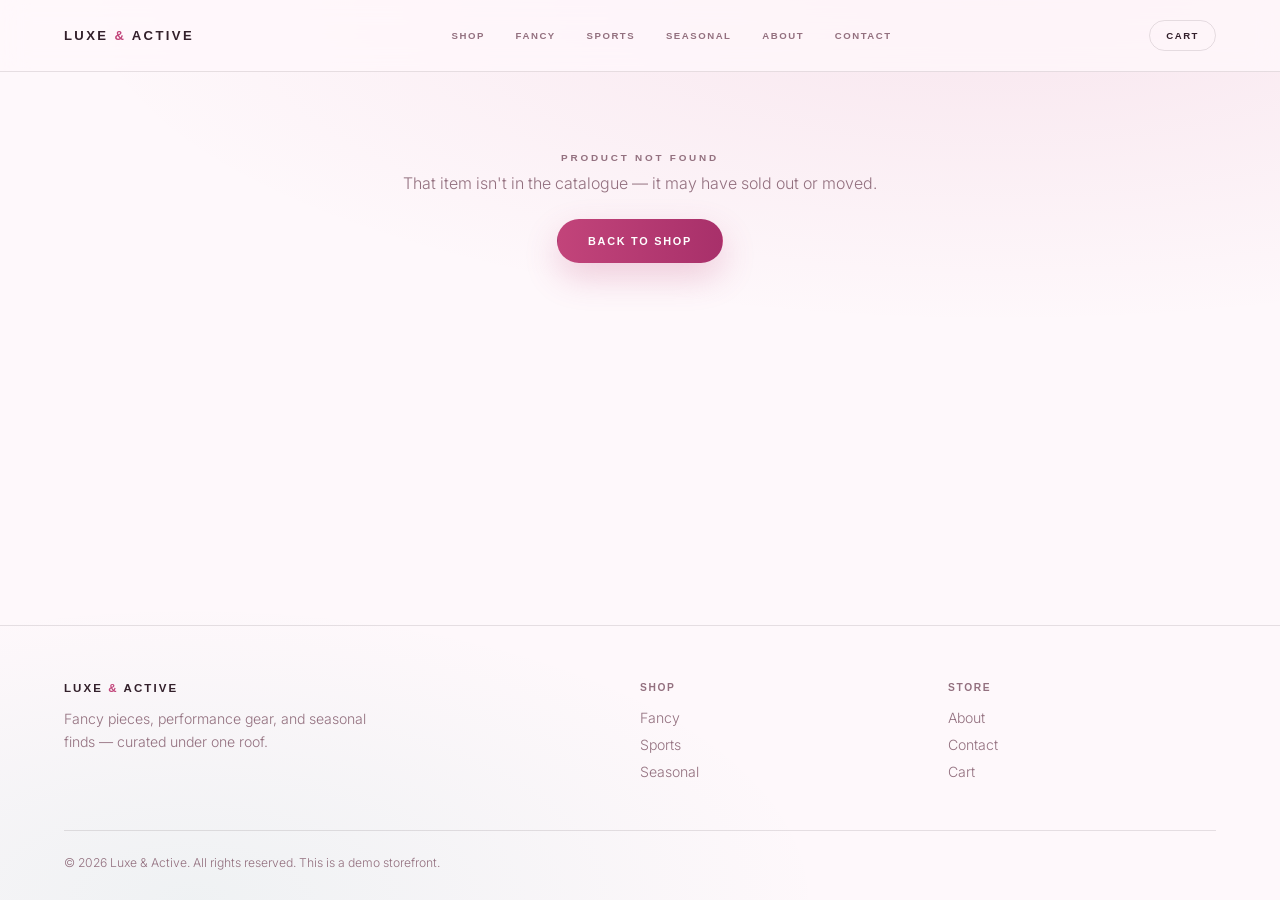
<file: product.html>
<!DOCTYPE html>
<html lang="en">
<head>
<meta charset="UTF-8" />
<meta name="viewport" content="width=device-width, initial-scale=1.0" />
<title>Product — Luxe &amp; Active</title>
<link rel="stylesheet" href="assets/site.css" />
</head>
<body>

  <header class="site-nav">
    <a class="brand" href="index.html">LUXE <span>&amp;</span> ACTIVE</a>
    <nav class="nav-links">
      <a href="shop.html?cat=all">Shop</a>
      <a href="shop.html?cat=fancy">Fancy</a>
      <a href="shop.html?cat=sports">Sports</a>
      <a href="shop.html?cat=seasonal">Seasonal</a>
      <a href="about.html">About</a>
      <a href="contact.html">Contact</a>
    </nav>
    <div class="nav-right">
      <a class="cart-link" href="cart.html"><span class="cart-text">Cart</span> <span class="cart-badge">0</span></a>
      <button class="nav-toggle" aria-label="Toggle menu" aria-expanded="false"><span></span><span></span><span></span></button>
    </div>
  </header>

  <main>
    <div class="wrap" id="productWrap">
      <!-- filled by JS -->
    </div>
  </main>

  <footer class="site-footer">
    <div class="footer-grid">
      <div>
        <div class="brand small">LUXE <span>&amp;</span> ACTIVE</div>
        <p>Fancy pieces, performance gear, and seasonal finds — curated under one roof.</p>
      </div>
      <div>
        <h4>Shop</h4>
        <a href="shop.html?cat=fancy">Fancy</a>
        <a href="shop.html?cat=sports">Sports</a>
        <a href="shop.html?cat=seasonal">Seasonal</a>
      </div>
      <div>
        <h4>Store</h4>
        <a href="about.html">About</a>
        <a href="contact.html">Contact</a>
        <a href="cart.html">Cart</a>
      </div>
    </div>
    <div class="footer-bottom">© 2026 Luxe &amp; Active. All rights reserved. This is a demo storefront.</div>
  </footer>

<script src="assets/store.js"></script>
<script>
  const params = new URLSearchParams(location.search);
  const id = params.get('id');
  const product = findProduct(id);
  const wrap = document.getElementById('productWrap');

  if(!product){
    wrap.innerHTML = `
      <div class="empty-state">
        <div class="label">Product Not Found</div>
        <p style="margin-top:10px;margin-bottom:26px">That item isn't in the catalogue — it may have sold out or moved.</p>
        <a class="btn btn-primary" href="shop.html?cat=all">Back to Shop</a>
      </div>`;
  } else {
    document.title = product.name + ' — Luxe & Active';

    wrap.innerHTML = `
      <div class="product-detail">
        <div class="thumb"><img src="${product.img}" alt="${product.name}"></div>
        <div class="info" style="--acc:${catColor(product.cat)}">
          <span class="tag-pill" style="color:var(--acc)">${product.tag}</span>
          <h1>${product.name}</h1>
          <div class="price">${money(product.price)}</div>
          <p class="desc">${product.desc}</p>
          <div class="qty-row">
            <div class="qty-stepper">
              <button type="button" id="qtyDown">−</button>
              <span id="qtyVal">1</span>
              <button type="button" id="qtyUp">+</button>
            </div>
            <button class="btn btn-primary" id="addBtn">Add to Cart</button>
          </div>
          <div class="added-msg" id="addedMsg">Added to your cart.</div>
        </div>
      </div>

      <div class="related">
        <h2>You may also like</h2>
        <div class="grid" id="relatedGrid"></div>
      </div>
    `;

    let qty = 1;
    const qtyVal = document.getElementById('qtyVal');
    document.getElementById('qtyUp').addEventListener('click', ()=>{ qty++; qtyVal.textContent = qty; });
    document.getElementById('qtyDown').addEventListener('click', ()=>{ if(qty>1){ qty--; qtyVal.textContent = qty; } });

    const addedMsg = document.getElementById('addedMsg');
    document.getElementById('addBtn').addEventListener('click', ()=>{
      addToCart(product.id, qty);
      addedMsg.classList.add('show');
      setTimeout(()=> addedMsg.classList.remove('show'), 2200);
    });

    const related = PRODUCTS.filter(p=> p.cat === product.cat && p.id !== product.id).slice(0,4);
    const relatedGrid = document.getElementById('relatedGrid');
    related.forEach((p,i)=>{
      const card = document.createElement('div');
      card.className = 'card reveal';
      card.style.setProperty('--acc', catColor(p.cat));
      card.style.transitionDelay = (i % 4) * 0.08 + 's';
      card.innerHTML = `
        <a class="thumb" href="product.html?id=${p.id}">
          <span class="tag-pill">${p.tag}</span>
          <img src="${p.img}" alt="${p.name}" loading="lazy">
        </a>
        <div class="body">
          <div class="name">${p.name}</div>
          <div class="price">${money(p.price)}</div>
          <div class="row">
            <a class="btn btn-ghost" href="product.html?id=${p.id}">View</a>
            <button class="btn btn-primary" data-add="${p.id}">Add</button>
          </div>
        </div>`;
      relatedGrid.appendChild(card);
    });
    initRevealOnScroll();
    relatedGrid.addEventListener('click', e=>{
      const btn = e.target.closest('[data-add]');
      if(!btn) return;
      addToCart(btn.dataset.add, 1);
      btn.textContent = 'Added ✓';
      setTimeout(()=>{ btn.textContent = 'Add'; }, 1200);
    });
  }
</script>
</body>
</html>
</file>
<file: assets/site.css>
/* Luxe & Active — shared design system for shop / product / cart / checkout / info pages */
@import url('https://fonts.googleapis.com/css2?family=Syncopate:wght@400;700&family=Fraunces:ital,opsz,wght@0,9..144,400;0,9..144,600;1,9..144,400&family=Inter:wght@300;400;500;600&display=swap');

:root{
  --ink:#fef8fb;
  --ink-2:#fdedf3;
  --panel:#fff4f9;
  --bone:#33202b;
  --muted:#93707f;
  --line:rgba(51,32,43,.12);
  --gold:#c2447a;
  --teal:#2a9d8f;
  --signal:#ef476f;
}

*{box-sizing:border-box;margin:0;padding:0}

html{scroll-behavior:smooth}

/* fade-in-on-scroll reveal */
.reveal{opacity:0;transform:translateY(22px);transition:opacity .7s ease,transform .7s ease}
.reveal.in{opacity:1;transform:translateY(0)}
@media (prefers-reduced-motion:reduce){
  .reveal{opacity:1;transform:none;transition:none}
}

body{
  background:
    radial-gradient(120% 60% at 78% 0%, rgba(194,68,122,.10), transparent 60%),
    radial-gradient(90% 60% at 15% 100%, rgba(42,157,143,.07), transparent 55%),
    var(--ink);
  color:var(--bone);
  font-family:'Inter',sans-serif;
  font-weight:300;
  min-height:100vh;
  display:flex;flex-direction:column;
}

a{color:inherit;text-decoration:none}
img{max-width:100%;display:block}

h1,h2,h3{font-family:'Fraunces',serif;font-weight:400;letter-spacing:-.01em}
em{font-style:italic;color:var(--gold)}

.label{
  font-family:'Syncopate',sans-serif;font-weight:700;font-size:.62rem;
  letter-spacing:.28em;text-transform:uppercase;
}

/* ---------------- nav ---------------- */
.site-nav{
  position:sticky;top:0;z-index:50;display:flex;align-items:center;justify-content:space-between;
  gap:20px;padding:20px clamp(20px,5vw,64px);
  background:rgba(255,248,251,.78);backdrop-filter:blur(14px);
  border-bottom:1px solid var(--line);
}
.brand{
  font-family:'Syncopate',sans-serif;font-weight:700;font-size:.82rem;letter-spacing:.18em;
}
.brand span{color:var(--gold)}
.nav-links{display:flex;align-items:center;gap:clamp(14px,2.4vw,32px);flex-wrap:wrap}
.nav-links a{
  position:relative;font-family:'Syncopate',sans-serif;font-size:.6rem;font-weight:700;letter-spacing:.16em;
  text-transform:uppercase;color:var(--muted);transition:color .2s ease;white-space:nowrap;
  padding:4px 0;
}
.nav-links a::after{
  content:"";position:absolute;left:0;right:100%;bottom:-4px;height:1px;background:var(--gold);
  transition:right .25s ease;
}
.nav-links a:hover,.nav-links a.active{color:var(--bone)}
.nav-links a:hover::after,.nav-links a.active::after{right:0}
.nav-right{display:flex;align-items:center;gap:18px}
.cart-link{
  position:relative;display:flex;align-items:center;gap:8px;
  font-family:'Syncopate',sans-serif;font-size:.6rem;font-weight:700;letter-spacing:.16em;
  text-transform:uppercase;color:var(--bone);border:1px solid var(--line);border-radius:30px;
  padding:9px 16px;transition:border-color .2s ease;
}
.cart-link:hover{border-color:var(--gold)}
.cart-badge{
  display:none;align-items:center;justify-content:center;min-width:18px;height:18px;padding:0 4px;
  border-radius:50%;background:var(--gold);color:#fff;font-size:.62rem;font-weight:700;
}

/* mobile menu toggle */
.nav-toggle{
  display:none;flex-direction:column;justify-content:center;gap:5px;
  width:36px;height:36px;background:none;border:none;cursor:pointer;padding:0;
}
.nav-toggle span{width:22px;height:2px;background:var(--bone);border-radius:2px;
  transition:transform .25s ease,opacity .2s ease;}
.nav-toggle.open span:nth-child(1){transform:translateY(7px) rotate(45deg)}
.nav-toggle.open span:nth-child(2){opacity:0}
.nav-toggle.open span:nth-child(3){transform:translateY(-7px) rotate(-45deg)}

/* ---------------- buttons ---------------- */
.btn{
  display:inline-flex;align-items:center;justify-content:center;gap:12px;
  font-family:'Syncopate',sans-serif;font-weight:700;font-size:.68rem;letter-spacing:.16em;
  text-transform:uppercase;border-radius:40px;padding:15px 30px;border:1px solid transparent;
  cursor:pointer;transition:box-shadow .25s ease,transform .2s ease,border-color .2s ease,background .2s ease;
}
.btn-primary{
  background:linear-gradient(90deg,var(--gold),#a8306a);color:#fff;
  box-shadow:0 14px 34px rgba(194,68,122,.24);
}
.btn-primary:hover{box-shadow:0 16px 46px rgba(194,68,122,.4);transform:translateY(-1px)}
.btn-ghost{background:transparent;border-color:var(--line);color:var(--bone)}
.btn-ghost:hover{border-color:var(--gold);color:var(--gold)}
.btn:disabled{opacity:.4;cursor:not-allowed;box-shadow:none;transform:none}
.btn-block{width:100%}

/* ---------------- page shell ---------------- */
main{flex:1}
.wrap{max-width:1240px;margin:0 auto;padding:0 clamp(20px,5vw,64px)}
.page-head{padding:64px 0 36px}
.page-head .label{color:var(--gold);display:flex;align-items:center;gap:14px;margin-bottom:18px}
.page-head .label::before{content:"";width:34px;height:1px;background:var(--gold)}
.page-head h1{font-size:clamp(2rem,4.4vw,3.2rem)}
.page-head p{color:var(--muted);max-width:56ch;margin-top:14px;line-height:1.6}

/* ---------------- category tabs ---------------- */
.tabs{display:flex;gap:10px;flex-wrap:wrap;margin-bottom:40px}
.tab{
  font-family:'Syncopate',sans-serif;font-size:.62rem;font-weight:700;letter-spacing:.16em;
  text-transform:uppercase;padding:10px 20px;border-radius:30px;border:1px solid var(--line);
  color:var(--muted);transition:all .2s ease;
}
.tab:hover{color:var(--bone);border-color:var(--bone)}
.tab.active{background:var(--gold);border-color:var(--gold);color:#fff}

/* ---------------- product grid & cards ---------------- */
.grid{display:grid;grid-template-columns:repeat(auto-fill,minmax(240px,1fr));gap:26px;padding-bottom:80px}
.card{
  --acc:var(--gold);
  background:linear-gradient(160deg,#fff,var(--panel));
  border:1px solid var(--line);border-radius:18px;overflow:hidden;
  transition:border-color .25s ease,transform .25s ease,box-shadow .25s ease;
  display:flex;flex-direction:column;
}
.card:hover{border-color:var(--acc);transform:translateY(-4px);box-shadow:0 22px 44px rgba(51,32,43,.14),0 0 26px -10px var(--acc)}
.card .thumb{position:relative;aspect-ratio:1/1;overflow:hidden;background:var(--ink-2)}
.card .thumb img{width:100%;height:100%;object-fit:cover;transition:transform .5s ease}
.card:hover .thumb img{transform:scale(1.06)}
.card .thumb .tag-pill{
  position:absolute;top:12px;left:12px;background:rgba(35,20,28,.78);backdrop-filter:blur(6px);
  border:1px solid rgba(255,255,255,.14);border-radius:20px;padding:5px 12px;
  font-family:'Syncopate',sans-serif;font-size:.52rem;letter-spacing:.14em;text-transform:uppercase;color:var(--acc);
}
.card .body{padding:18px 18px 20px;display:flex;flex-direction:column;gap:10px;flex:1}
.card .name{font-family:'Fraunces',serif;font-size:1.05rem}
.card .price{font-family:'Syncopate',sans-serif;font-size:.78rem;letter-spacing:.06em;color:var(--gold)}
.card .row{display:flex;align-items:center;justify-content:space-between;gap:10px;margin-top:auto}
.card .row .btn{padding:10px 18px;font-size:.58rem}

.empty-state{padding:80px 0;text-align:center;color:var(--muted)}
.empty-state .label{justify-content:center}
.empty-state .label::before{display:none}

/* ---------------- product detail ---------------- */
.product-detail{display:grid;grid-template-columns:1fr 1fr;gap:60px;padding:56px 0 80px;align-items:start}
.product-detail .thumb{border-radius:20px;overflow:hidden;border:1px solid var(--line);aspect-ratio:1/1}
.product-detail .thumb img{width:100%;height:100%;object-fit:cover}
.product-detail .info .tag-pill{
  display:inline-block;font-family:'Syncopate',sans-serif;font-size:.6rem;letter-spacing:.2em;
  text-transform:uppercase;color:var(--teal);margin-bottom:16px;
}
.product-detail h1{font-size:clamp(1.9rem,3.4vw,2.8rem);margin-bottom:14px}
.product-detail .price{font-family:'Syncopate',sans-serif;font-size:1.1rem;color:var(--gold);margin-bottom:24px}
.product-detail .desc{color:var(--muted);line-height:1.75;max-width:52ch;margin-bottom:32px}
.qty-row{display:flex;align-items:center;gap:20px;margin-bottom:26px}
.qty-stepper{display:flex;align-items:center;border:1px solid var(--line);border-radius:30px;overflow:hidden}
.qty-stepper button{background:transparent;border:none;color:var(--bone);width:40px;height:44px;font-size:1.1rem;cursor:pointer}
.qty-stepper button:hover{color:var(--gold)}
.qty-stepper span{width:34px;text-align:center;font-family:'Inter',sans-serif}
.added-msg{margin-top:16px;font-size:.8rem;color:var(--teal);opacity:0;transition:opacity .3s ease}
.added-msg.show{opacity:1}

.related{padding:0 0 90px}
.related h2{font-size:1.4rem;margin-bottom:26px}

/* ---------------- cart ---------------- */
.cart-layout{display:grid;grid-template-columns:1fr 340px;gap:50px;padding:20px 0 90px;align-items:start}
.cart-lines{display:flex;flex-direction:column;gap:0}
.cart-line{display:grid;grid-template-columns:88px 1fr auto;gap:18px;padding:22px 0;border-bottom:1px solid var(--line);align-items:center}
.cart-line .thumb{width:88px;height:88px;border-radius:12px;overflow:hidden;border:1px solid var(--line)}
.cart-line .thumb img{width:100%;height:100%;object-fit:cover}
.cart-line .name{font-family:'Fraunces',serif;font-size:1.05rem;margin-bottom:6px}
.cart-line .cat{font-size:.7rem;color:var(--muted);text-transform:uppercase;letter-spacing:.1em}
.cart-line .right{display:flex;flex-direction:column;align-items:flex-end;gap:10px}
.cart-line .line-total{font-family:'Syncopate',sans-serif;font-size:.78rem;color:var(--gold)}
.cart-line .remove{font-size:.68rem;color:var(--muted);text-decoration:underline;cursor:pointer;background:none;border:none}
.cart-line .remove:hover{color:var(--signal)}

.summary{
  position:sticky;top:110px;background:var(--panel);border:1px solid var(--line);border-radius:18px;
  padding:28px;display:flex;flex-direction:column;gap:16px;
}
.summary h3{font-size:1.1rem}
.summary .srow{display:flex;justify-content:space-between;font-size:.9rem;color:var(--muted)}
.summary .srow.total{color:var(--bone);font-size:1.05rem;font-family:'Syncopate',sans-serif;padding-top:12px;border-top:1px solid var(--line)}
.summary .hint{font-size:.72rem;color:var(--muted);line-height:1.5}

/* ---------------- forms ---------------- */
.form-grid{display:grid;grid-template-columns:1fr 1fr;gap:18px}
.field{display:flex;flex-direction:column;gap:8px;margin-bottom:18px}
.field.full{grid-column:1/-1}
.field label{font-size:.68rem;letter-spacing:.08em;text-transform:uppercase;color:var(--muted)}
.field input,.field select,.field textarea{
  background:var(--ink-2);border:1px solid var(--line);border-radius:10px;padding:13px 14px;
  color:var(--bone);font-family:'Inter',sans-serif;font-size:.92rem;font-weight:300;
}
.field input:focus,.field select:focus,.field textarea:focus{outline:none;border-color:var(--gold)}
.field textarea{resize:vertical;min-height:120px}
fieldset{border:none;margin-bottom:8px}
legend{font-family:'Fraunces',serif;font-size:1.2rem;margin-bottom:18px;padding:0}

.checkout-layout{display:grid;grid-template-columns:1fr 340px;gap:50px;padding:20px 0 90px;align-items:start}

/* ---------------- confirmation ---------------- */
.confirm-box{max-width:640px;margin:0 auto;padding:90px 0;text-align:center}
.confirm-icon{
  width:74px;height:74px;border-radius:50%;
  display:flex;align-items:center;justify-content:center;margin:0 auto 28px;font-size:1.8rem;color:#fff;
  background-color:var(--teal);
}
.confirm-box h1{font-size:clamp(1.8rem,4vw,2.6rem);margin-bottom:14px}
.confirm-box .order-no{font-family:'Syncopate',sans-serif;font-size:.7rem;letter-spacing:.16em;color:var(--gold);margin-bottom:28px}
.confirm-summary{background:var(--panel);border:1px solid var(--line);border-radius:16px;padding:24px;text-align:left;margin:34px 0}
.confirm-summary .srow{display:flex;justify-content:space-between;padding:8px 0;font-size:.88rem;color:var(--muted)}
.confirm-summary .srow span:last-child{color:var(--bone)}

/* ---------------- static info pages ---------------- */
.prose{max-width:74ch;padding:20px 0 90px;color:var(--muted);line-height:1.8;font-size:1rem}
.prose h2{color:var(--bone);font-size:1.5rem;margin:32px 0 14px}
.prose p{margin-bottom:18px}
.info-banner{
  margin:20px 0 50px;border-radius:20px;overflow:hidden;aspect-ratio:16/6;border:1px solid var(--line);
}
.info-banner img{width:100%;height:100%;object-fit:cover}
.values-grid{display:grid;grid-template-columns:repeat(auto-fit,minmax(180px,1fr));gap:24px;margin:30px 0 50px}
.value-card{background:var(--panel);border:1px solid var(--line);border-radius:14px;padding:22px}
.value-card .label{color:var(--teal);margin-bottom:10px}
.value-card p{color:var(--muted);font-size:.88rem;line-height:1.6}

.contact-layout{display:grid;grid-template-columns:1fr 1fr;gap:60px;padding:20px 0 90px;align-items:start}
.store-info{background:var(--panel);border:1px solid var(--line);border-radius:16px;padding:28px;display:flex;flex-direction:column;gap:20px}
.store-info .row{display:flex;flex-direction:column;gap:4px}
.store-info .row .label{color:var(--teal)}
.store-info .row div{color:var(--muted);font-size:.92rem;line-height:1.6}
.form-msg{margin-top:16px;font-size:.85rem;color:var(--teal);opacity:0;transition:opacity .3s ease}
.form-msg.show{opacity:1}

/* ---------------- footer ---------------- */
.site-footer{border-top:1px solid var(--line);padding:56px clamp(20px,5vw,64px) 30px;margin-top:auto}
.footer-grid{display:grid;grid-template-columns:2fr 1fr 1fr;gap:40px;max-width:1240px;margin:0 auto 40px}
.footer-grid p{color:var(--muted);font-size:.88rem;line-height:1.6;margin-top:14px;max-width:34ch}
.footer-grid h4{font-family:'Syncopate',sans-serif;font-size:.64rem;letter-spacing:.16em;text-transform:uppercase;color:var(--muted);margin-bottom:16px}
.footer-grid .brand.small{font-size:.72rem}
.footer-grid a{display:block;font-size:.88rem;color:var(--muted);margin-bottom:10px;transition:color .2s ease}
.footer-grid a:hover{color:var(--gold)}
.footer-bottom{max-width:1240px;margin:0 auto;padding-top:24px;border-top:1px solid var(--line);color:var(--muted);font-size:.76rem}

/* ---------------- responsive ---------------- */
@media (max-width:860px){
  .site-nav{position:sticky;padding:16px 20px;gap:12px}
  .brand{flex-shrink:0;font-size:.72rem}
  .nav-right{flex-shrink:0;gap:10px}
  .cart-link{padding:8px 12px}
  .cart-text{display:none}
  .nav-toggle{display:flex}
  .nav-links{
    position:absolute;top:100%;left:0;right:0;
    flex-direction:column;align-items:stretch;gap:0;
    background:rgba(255,248,251,.97);backdrop-filter:blur(14px);
    max-height:0;overflow:hidden;opacity:0;pointer-events:none;
    transition:max-height .3s ease,opacity .25s ease;
  }
  .nav-links.open{max-height:360px;opacity:1;pointer-events:auto;border-bottom:1px solid var(--line)}
  .nav-links a{padding:16px 20px;border-top:1px solid var(--line)}
  .nav-links a::after{display:none}
  .product-detail,.cart-layout,.checkout-layout,.contact-layout{grid-template-columns:1fr}
  .form-grid{grid-template-columns:1fr}
  .footer-grid{grid-template-columns:1fr;gap:30px}
  .summary{position:relative;top:0}
}
</file>
